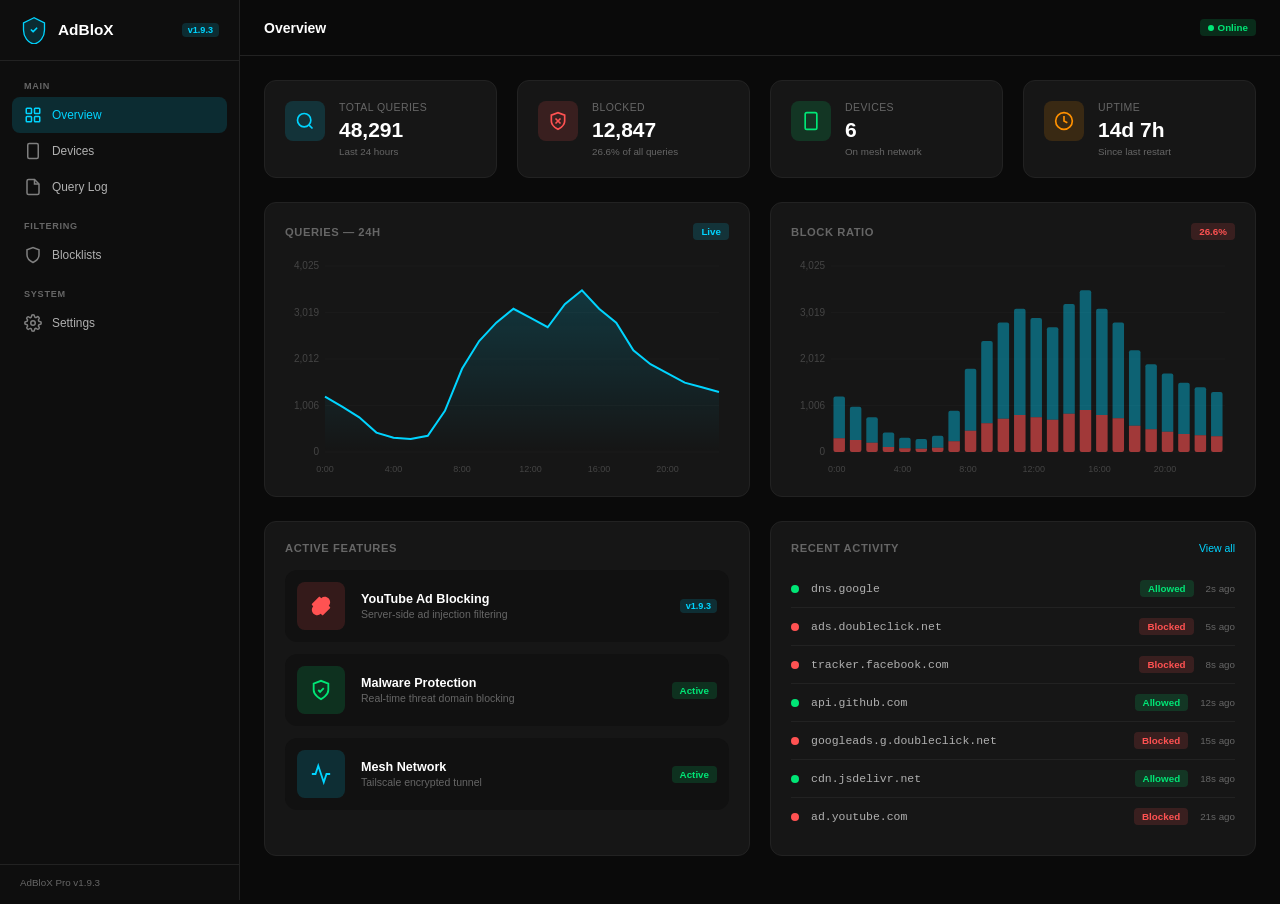
<file: dashboard/index.html>
<!DOCTYPE html>
<html lang="en">
<head>
    <meta charset="UTF-8">
    <meta name="viewport" content="width=device-width, initial-scale=1.0">
    <title>AdBloX — Dashboard</title>
    <link rel="stylesheet" href="css/variables.css">
    <link rel="stylesheet" href="css/base.css">
    <link rel="stylesheet" href="css/layout.css">
    <link rel="stylesheet" href="css/components.css">
    <style>
        .chart-container {
            position: relative;
            height: 220px;
            margin-top: 8px;
        }
        .chart-container canvas {
            width: 100% !important;
            height: 100% !important;
        }
    </style>
</head>
<body>
    <div class="app">
        <!-- Sidebar -->
        <aside class="sidebar" id="sidebar">
            <div class="sidebar-brand">
                <svg viewBox="0 0 32 32" fill="none">
                    <path d="M16 2L4 8v8c0 7.7 5.1 14.9 12 16 6.9-1.1 12-8.3 12-16V8L16 2z" fill="rgba(0,212,255,0.15)" stroke="#00d4ff" stroke-width="1.5"/>
                    <path d="M13 16l2 2 4-4" stroke="#00d4ff" stroke-width="2" stroke-linecap="round" stroke-linejoin="round"/>
                </svg>
                <span class="sidebar-brand-text">AdBloX</span>
                <span class="sidebar-version" id="sidebar-version"></span>
            </div>
            <nav class="sidebar-nav">
                <div class="sidebar-section">
                    <div class="sidebar-section-label">Main</div>
                    <a href="index.html" class="sidebar-link active">
                        <svg viewBox="0 0 24 24" fill="none" stroke="currentColor" stroke-width="2"><rect x="3" y="3" width="7" height="7" rx="1"/><rect x="14" y="3" width="7" height="7" rx="1"/><rect x="3" y="14" width="7" height="7" rx="1"/><rect x="14" y="14" width="7" height="7" rx="1"/></svg>
                        Overview
                    </a>
                    <a href="devices.html" class="sidebar-link">
                        <svg viewBox="0 0 24 24" fill="none" stroke="currentColor" stroke-width="2"><rect x="5" y="2" width="14" height="20" rx="2"/><line x1="12" y1="18" x2="12" y2="18"/></svg>
                        Devices
                    </a>
                    <a href="querylog.html" class="sidebar-link">
                        <svg viewBox="0 0 24 24" fill="none" stroke="currentColor" stroke-width="2"><path d="M14 2H6a2 2 0 00-2 2v16a2 2 0 002 2h12a2 2 0 002-2V8z"/><polyline points="14,2 14,8 20,8"/></svg>
                        Query Log
                    </a>
                </div>
                <div class="sidebar-section">
                    <div class="sidebar-section-label">Filtering</div>
                    <a href="blocklists.html" class="sidebar-link">
                        <svg viewBox="0 0 24 24" fill="none" stroke="currentColor" stroke-width="2"><path d="M12 22s8-4 8-10V5l-8-3-8 3v7c0 6 8 10 8 10z"/></svg>
                        Blocklists
                    </a>
                </div>
                <div class="sidebar-section">
                    <div class="sidebar-section-label">System</div>
                    <a href="settings.html" class="sidebar-link">
                        <svg viewBox="0 0 24 24" fill="none" stroke="currentColor" stroke-width="2"><circle cx="12" cy="12" r="3"/><path d="M19.4 15a1.65 1.65 0 00.33 1.82l.06.06a2 2 0 010 2.83 2 2 0 01-2.83 0l-.06-.06a1.65 1.65 0 00-1.82-.33 1.65 1.65 0 00-1 1.51V21a2 2 0 01-4 0v-.09A1.65 1.65 0 009 19.4a1.65 1.65 0 00-1.82.33l-.06.06a2 2 0 01-2.83-2.83l.06-.06A1.65 1.65 0 004.68 15a1.65 1.65 0 00-1.51-1H3a2 2 0 010-4h.09A1.65 1.65 0 004.6 9a1.65 1.65 0 00-.33-1.82l-.06-.06a2 2 0 012.83-2.83l.06.06A1.65 1.65 0 009 4.68a1.65 1.65 0 001-1.51V3a2 2 0 014 0v.09a1.65 1.65 0 001 1.51 1.65 1.65 0 001.82-.33l.06-.06a2 2 0 012.83 2.83l-.06.06A1.65 1.65 0 0019.4 9a1.65 1.65 0 001.51 1H21a2 2 0 010 4h-.09a1.65 1.65 0 00-1.51 1z"/></svg>
                        Settings
                    </a>
                </div>
            </nav>
            <div class="sidebar-footer">
                <span id="sidebar-footer-version"></span>
            </div>
        </aside>

        <div class="sidebar-overlay" id="sidebar-overlay"></div>

        <!-- Main Content -->
        <main class="main">
            <header class="topbar">
                <div style="display:flex;align-items:center;gap:12px">
                    <button class="mobile-menu-btn" id="mobile-menu-btn">
                        <svg width="20" height="20" viewBox="0 0 24 24" fill="none" stroke="currentColor" stroke-width="2"><line x1="3" y1="12" x2="21" y2="12"/><line x1="3" y1="6" x2="21" y2="6"/><line x1="3" y1="18" x2="21" y2="18"/></svg>
                    </button>
                    <h1 class="topbar-title">Overview</h1>
                </div>
                <div class="topbar-actions">
                    <span class="badge badge-green"><span class="badge-dot"></span> Online</span>
                </div>
            </header>

            <div class="page-content">
                <!-- Stats Grid -->
                <div class="grid grid-4 section">
                    <div class="stat-card">
                        <div class="stat-icon cyan">
                            <svg viewBox="0 0 24 24" fill="none" stroke="currentColor" stroke-width="2"><circle cx="11" cy="11" r="8"/><line x1="21" y1="21" x2="16.65" y2="16.65"/></svg>
                        </div>
                        <div class="stat-info">
                            <div class="stat-label">Total Queries</div>
                            <div class="stat-value" id="stat-queries">48,291</div>
                            <div class="stat-sub">Last 24 hours</div>
                        </div>
                    </div>
                    <div class="stat-card">
                        <div class="stat-icon red">
                            <svg viewBox="0 0 24 24" fill="none" stroke="currentColor" stroke-width="2"><path d="M12 22s8-4 8-10V5l-8-3-8 3v7c0 6 8 10 8 10z"/><line x1="9" y1="9" x2="15" y2="15"/><line x1="15" y1="9" x2="9" y2="15"/></svg>
                        </div>
                        <div class="stat-info">
                            <div class="stat-label">Blocked</div>
                            <div class="stat-value" id="stat-blocked">12,847</div>
                            <div class="stat-sub" id="stat-percent">26.6% of all queries</div>
                        </div>
                    </div>
                    <div class="stat-card">
                        <div class="stat-icon green">
                            <svg viewBox="0 0 24 24" fill="none" stroke="currentColor" stroke-width="2"><rect x="5" y="2" width="14" height="20" rx="2"/><line x1="12" y1="18" x2="12" y2="18"/></svg>
                        </div>
                        <div class="stat-info">
                            <div class="stat-label">Devices</div>
                            <div class="stat-value" id="stat-devices">6</div>
                            <div class="stat-sub">On mesh network</div>
                        </div>
                    </div>
                    <div class="stat-card">
                        <div class="stat-icon orange">
                            <svg viewBox="0 0 24 24" fill="none" stroke="currentColor" stroke-width="2"><circle cx="12" cy="12" r="10"/><polyline points="12,6 12,12 16,14"/></svg>
                        </div>
                        <div class="stat-info">
                            <div class="stat-label">Uptime</div>
                            <div class="stat-value" id="stat-uptime">14d 7h</div>
                            <div class="stat-sub">Since last restart</div>
                        </div>
                    </div>
                </div>

                <!-- Charts Row -->
                <div class="grid grid-2 section">
                    <div class="card">
                        <div class="card-header">
                            <span class="card-title">Queries — 24h</span>
                            <span class="badge badge-cyan">Live</span>
                        </div>
                        <div class="chart-container">
                            <canvas id="chart-queries"></canvas>
                        </div>
                    </div>
                    <div class="card">
                        <div class="card-header">
                            <span class="card-title">Block Ratio</span>
                            <span class="badge badge-red">26.6%</span>
                        </div>
                        <div class="chart-container">
                            <canvas id="chart-blocked"></canvas>
                        </div>
                    </div>
                </div>

                <!-- Features + Activity Row -->
                <div class="grid grid-2 section">
                    <!-- Active Features -->
                    <div class="card">
                        <div class="card-header">
                            <span class="card-title">Active Features</span>
                        </div>
                        <div style="display:flex;flex-direction:column;gap:12px">
                            <div class="feature-card" style="border:none;padding:12px;background:var(--bg-secondary)">
                                <div class="feature-icon" style="background:var(--red-dim);color:var(--red)">
                                    <svg width="22" height="22" viewBox="0 0 24 24" fill="currentColor"><path d="M21.8 13.1l-1.3-1.3C21.5 10.6 22 9.3 22 8c0-3.3-2.7-6-6-6-1.3 0-2.6.5-3.8 1.5L11 2.2c-.4-.4-1-.4-1.4 0L2.2 9.6c-.4.4-.4 1 0 1.4l1.3 1.3C2.5 13.4 2 14.7 2 16c0 3.3 2.7 6 6 6 1.3 0 2.6-.5 3.8-1.5l1.2 1.3c.4.4 1 .4 1.4 0l7.4-7.4c.4-.4.4-1 0-1.3z"/></svg>
                                </div>
                                <div class="feature-info">
                                    <div class="feature-name">YouTube Ad Blocking</div>
                                    <div class="feature-desc">Server-side ad injection filtering</div>
                                </div>
                                <span class="feature-version" id="feature-yt-version"></span>
                            </div>
                            <div class="feature-card" style="border:none;padding:12px;background:var(--bg-secondary)">
                                <div class="feature-icon" style="background:var(--green-dim);color:var(--green)">
                                    <svg width="22" height="22" viewBox="0 0 24 24" fill="none" stroke="currentColor" stroke-width="2"><path d="M12 22s8-4 8-10V5l-8-3-8 3v7c0 6 8 10 8 10z"/><path d="M9 12l2 2 4-4"/></svg>
                                </div>
                                <div class="feature-info">
                                    <div class="feature-name">Malware Protection</div>
                                    <div class="feature-desc">Real-time threat domain blocking</div>
                                </div>
                                <span class="badge badge-green">Active</span>
                            </div>
                            <div class="feature-card" style="border:none;padding:12px;background:var(--bg-secondary)">
                                <div class="feature-icon" style="background:var(--cyan-dim);color:var(--cyan)">
                                    <svg width="22" height="22" viewBox="0 0 24 24" fill="none" stroke="currentColor" stroke-width="2"><polyline points="22,12 18,12 15,21 9,3 6,12 2,12"/></svg>
                                </div>
                                <div class="feature-info">
                                    <div class="feature-name">Mesh Network</div>
                                    <div class="feature-desc">Tailscale encrypted tunnel</div>
                                </div>
                                <span class="badge badge-green">Active</span>
                            </div>
                        </div>
                    </div>

                    <!-- Recent Activity -->
                    <div class="card">
                        <div class="card-header">
                            <span class="card-title">Recent Activity</span>
                            <a href="querylog.html" style="font-size:0.75rem">View all</a>
                        </div>
                        <div id="activity-list">
                            <div class="activity-item">
                                <span class="activity-dot" style="background:var(--green)"></span>
                                <span class="activity-domain">dns.google</span>
                                <span class="badge badge-green badge-sm">Allowed</span>
                                <span class="activity-time">2s ago</span>
                            </div>
                            <div class="activity-item">
                                <span class="activity-dot" style="background:var(--red)"></span>
                                <span class="activity-domain">ads.doubleclick.net</span>
                                <span class="badge badge-red badge-sm">Blocked</span>
                                <span class="activity-time">5s ago</span>
                            </div>
                            <div class="activity-item">
                                <span class="activity-dot" style="background:var(--red)"></span>
                                <span class="activity-domain">tracker.facebook.com</span>
                                <span class="badge badge-red badge-sm">Blocked</span>
                                <span class="activity-time">8s ago</span>
                            </div>
                            <div class="activity-item">
                                <span class="activity-dot" style="background:var(--green)"></span>
                                <span class="activity-domain">api.github.com</span>
                                <span class="badge badge-green badge-sm">Allowed</span>
                                <span class="activity-time">12s ago</span>
                            </div>
                            <div class="activity-item">
                                <span class="activity-dot" style="background:var(--red)"></span>
                                <span class="activity-domain">googleads.g.doubleclick.net</span>
                                <span class="badge badge-red badge-sm">Blocked</span>
                                <span class="activity-time">15s ago</span>
                            </div>
                            <div class="activity-item">
                                <span class="activity-dot" style="background:var(--green)"></span>
                                <span class="activity-domain">cdn.jsdelivr.net</span>
                                <span class="badge badge-green badge-sm">Allowed</span>
                                <span class="activity-time">18s ago</span>
                            </div>
                            <div class="activity-item">
                                <span class="activity-dot" style="background:var(--red)"></span>
                                <span class="activity-domain">ad.youtube.com</span>
                                <span class="badge badge-red badge-sm">Blocked</span>
                                <span class="activity-time">21s ago</span>
                            </div>
                        </div>
                    </div>
                </div>
            </div>
        </main>
    </div>

    <script src="js/config.js"></script>
    <script src="js/app.js"></script>
    <script src="js/charts.js"></script>
</body>
</html>
</file>
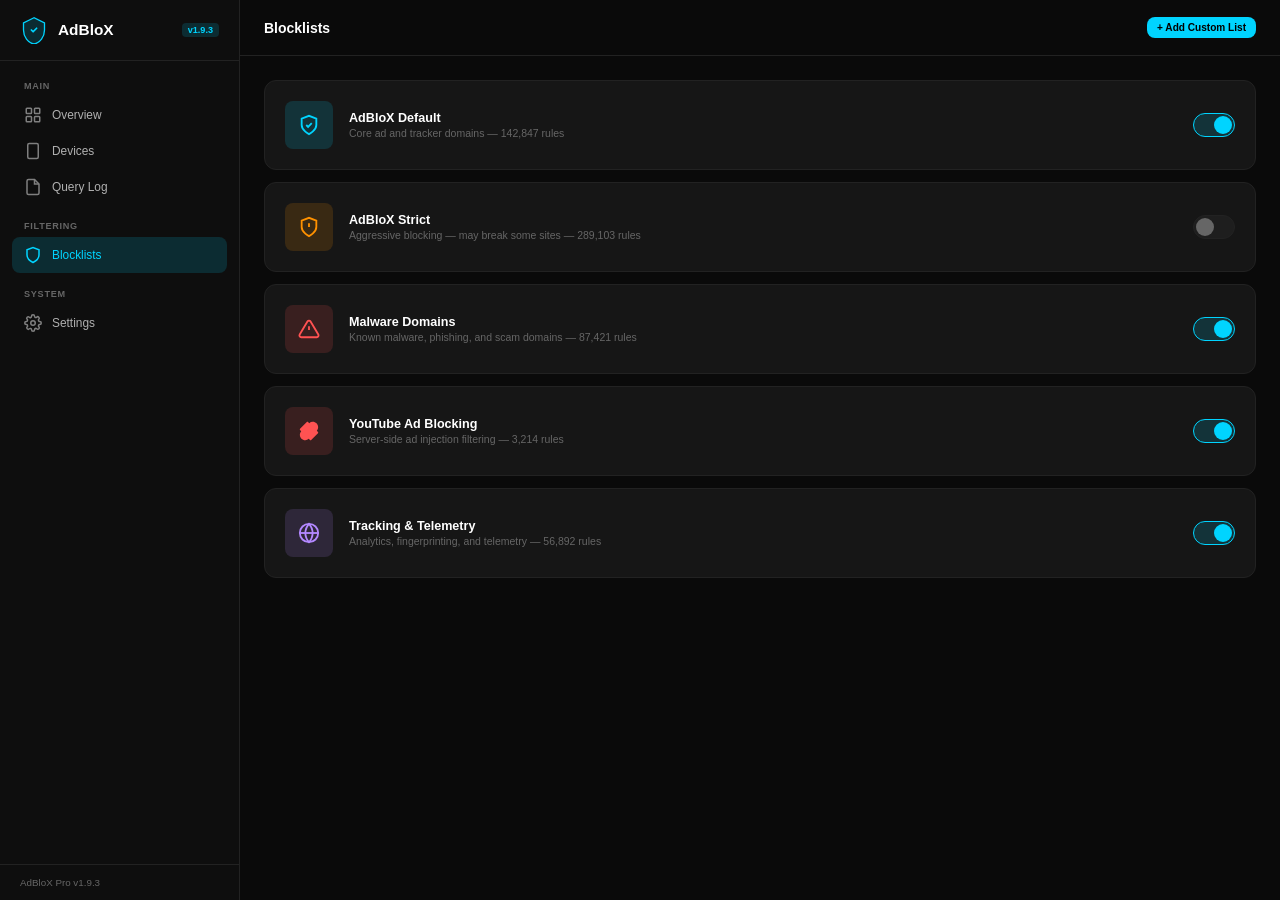
<file: dashboard/blocklists.html>
<!DOCTYPE html>
<html lang="en">
<head>
    <meta charset="UTF-8">
    <meta name="viewport" content="width=device-width, initial-scale=1.0">
    <title>AdBloX — Blocklists</title>
    <link rel="stylesheet" href="css/variables.css">
    <link rel="stylesheet" href="css/base.css">
    <link rel="stylesheet" href="css/layout.css">
    <link rel="stylesheet" href="css/components.css">
</head>
<body>
    <div class="app">
        <aside class="sidebar" id="sidebar">
            <div class="sidebar-brand">
                <svg viewBox="0 0 32 32" fill="none"><path d="M16 2L4 8v8c0 7.7 5.1 14.9 12 16 6.9-1.1 12-8.3 12-16V8L16 2z" fill="rgba(0,212,255,0.15)" stroke="#00d4ff" stroke-width="1.5"/><path d="M13 16l2 2 4-4" stroke="#00d4ff" stroke-width="2" stroke-linecap="round" stroke-linejoin="round"/></svg>
                <span class="sidebar-brand-text">AdBloX</span>
                <span class="sidebar-version" id="sidebar-version"></span>
            </div>
            <nav class="sidebar-nav">
                <div class="sidebar-section">
                    <div class="sidebar-section-label">Main</div>
                    <a href="index.html" class="sidebar-link">
                        <svg viewBox="0 0 24 24" fill="none" stroke="currentColor" stroke-width="2"><rect x="3" y="3" width="7" height="7" rx="1"/><rect x="14" y="3" width="7" height="7" rx="1"/><rect x="3" y="14" width="7" height="7" rx="1"/><rect x="14" y="14" width="7" height="7" rx="1"/></svg>
                        Overview
                    </a>
                    <a href="devices.html" class="sidebar-link">
                        <svg viewBox="0 0 24 24" fill="none" stroke="currentColor" stroke-width="2"><rect x="5" y="2" width="14" height="20" rx="2"/><line x1="12" y1="18" x2="12" y2="18"/></svg>
                        Devices
                    </a>
                    <a href="querylog.html" class="sidebar-link">
                        <svg viewBox="0 0 24 24" fill="none" stroke="currentColor" stroke-width="2"><path d="M14 2H6a2 2 0 00-2 2v16a2 2 0 002 2h12a2 2 0 002-2V8z"/><polyline points="14,2 14,8 20,8"/></svg>
                        Query Log
                    </a>
                </div>
                <div class="sidebar-section">
                    <div class="sidebar-section-label">Filtering</div>
                    <a href="blocklists.html" class="sidebar-link active">
                        <svg viewBox="0 0 24 24" fill="none" stroke="currentColor" stroke-width="2"><path d="M12 22s8-4 8-10V5l-8-3-8 3v7c0 6 8 10 8 10z"/></svg>
                        Blocklists
                    </a>
                </div>
                <div class="sidebar-section">
                    <div class="sidebar-section-label">System</div>
                    <a href="settings.html" class="sidebar-link">
                        <svg viewBox="0 0 24 24" fill="none" stroke="currentColor" stroke-width="2"><circle cx="12" cy="12" r="3"/><path d="M19.4 15a1.65 1.65 0 00.33 1.82l.06.06a2 2 0 010 2.83 2 2 0 01-2.83 0l-.06-.06a1.65 1.65 0 00-1.82-.33 1.65 1.65 0 00-1 1.51V21a2 2 0 01-4 0v-.09A1.65 1.65 0 009 19.4a1.65 1.65 0 00-1.82.33l-.06.06a2 2 0 01-2.83-2.83l.06-.06A1.65 1.65 0 004.68 15a1.65 1.65 0 00-1.51-1H3a2 2 0 010-4h.09A1.65 1.65 0 004.6 9a1.65 1.65 0 00-.33-1.82l-.06-.06a2 2 0 012.83-2.83l.06.06A1.65 1.65 0 009 4.68a1.65 1.65 0 001-1.51V3a2 2 0 014 0v.09a1.65 1.65 0 001 1.51 1.65 1.65 0 001.82-.33l.06-.06a2 2 0 012.83 2.83l-.06.06A1.65 1.65 0 0019.4 9a1.65 1.65 0 001.51 1H21a2 2 0 010 4h-.09a1.65 1.65 0 00-1.51 1z"/></svg>
                        Settings
                    </a>
                </div>
            </nav>
            <div class="sidebar-footer"><span id="sidebar-footer-version"></span></div>
        </aside>

        <div class="sidebar-overlay" id="sidebar-overlay"></div>

        <main class="main">
            <header class="topbar">
                <div style="display:flex;align-items:center;gap:12px">
                    <button class="mobile-menu-btn" id="mobile-menu-btn">
                        <svg width="20" height="20" viewBox="0 0 24 24" fill="none" stroke="currentColor" stroke-width="2"><line x1="3" y1="12" x2="21" y2="12"/><line x1="3" y1="6" x2="21" y2="6"/><line x1="3" y1="18" x2="21" y2="18"/></svg>
                    </button>
                    <h1 class="topbar-title">Blocklists</h1>
                </div>
                <div class="topbar-actions">
                    <button class="btn btn-primary btn-sm">+ Add Custom List</button>
                </div>
            </header>

            <div class="page-content">
                <div style="display:flex;flex-direction:column;gap:12px">
                    <!-- AdBloX Default -->
                    <div class="feature-card">
                        <div class="feature-icon" style="background:var(--cyan-dim);color:var(--cyan)">
                            <svg width="22" height="22" viewBox="0 0 24 24" fill="none" stroke="currentColor" stroke-width="2"><path d="M12 22s8-4 8-10V5l-8-3-8 3v7c0 6 8 10 8 10z"/><path d="M9 12l2 2 4-4"/></svg>
                        </div>
                        <div class="feature-info">
                            <div class="feature-name">AdBloX Default</div>
                            <div class="feature-desc">Core ad and tracker domains — 142,847 rules</div>
                        </div>
                        <label class="toggle"><input type="checkbox" checked><span class="toggle-slider"></span></label>
                    </div>

                    <!-- Strict -->
                    <div class="feature-card">
                        <div class="feature-icon" style="background:var(--orange-dim);color:var(--orange)">
                            <svg width="22" height="22" viewBox="0 0 24 24" fill="none" stroke="currentColor" stroke-width="2"><path d="M12 22s8-4 8-10V5l-8-3-8 3v7c0 6 8 10 8 10z"/><line x1="12" y1="8" x2="12" y2="12"/><line x1="12" y1="16" x2="12" y2="16"/></svg>
                        </div>
                        <div class="feature-info">
                            <div class="feature-name">AdBloX Strict</div>
                            <div class="feature-desc">Aggressive blocking — may break some sites — 289,103 rules</div>
                        </div>
                        <label class="toggle"><input type="checkbox"><span class="toggle-slider"></span></label>
                    </div>

                    <!-- Malware -->
                    <div class="feature-card">
                        <div class="feature-icon" style="background:var(--red-dim);color:var(--red)">
                            <svg width="22" height="22" viewBox="0 0 24 24" fill="none" stroke="currentColor" stroke-width="2"><path d="M10.29 3.86L1.82 18a2 2 0 001.71 3h16.94a2 2 0 001.71-3L13.71 3.86a2 2 0 00-3.42 0z"/><line x1="12" y1="9" x2="12" y2="13"/><line x1="12" y1="17" x2="12" y2="17"/></svg>
                        </div>
                        <div class="feature-info">
                            <div class="feature-name">Malware Domains</div>
                            <div class="feature-desc">Known malware, phishing, and scam domains — 87,421 rules</div>
                        </div>
                        <label class="toggle"><input type="checkbox" checked><span class="toggle-slider"></span></label>
                    </div>

                    <!-- YouTube -->
                    <div class="feature-card">
                        <div class="feature-icon" style="background:var(--red-dim);color:var(--red)">
                            <svg width="22" height="22" viewBox="0 0 24 24" fill="currentColor"><path d="M21.8 13.1l-1.3-1.3C21.5 10.6 22 9.3 22 8c0-3.3-2.7-6-6-6-1.3 0-2.6.5-3.8 1.5L11 2.2c-.4-.4-1-.4-1.4 0L2.2 9.6c-.4.4-.4 1 0 1.4l1.3 1.3C2.5 13.4 2 14.7 2 16c0 3.3 2.7 6 6 6 1.3 0 2.6-.5 3.8-1.5l1.2 1.3c.4.4 1 .4 1.4 0l7.4-7.4c.4-.4.4-1 0-1.3z"/></svg>
                        </div>
                        <div class="feature-info">
                            <div class="feature-name">YouTube Ad Blocking</div>
                            <div class="feature-desc">Server-side ad injection filtering — 3,214 rules</div>
                        </div>
                        <label class="toggle"><input type="checkbox" checked><span class="toggle-slider"></span></label>
                    </div>

                    <!-- Tracking -->
                    <div class="feature-card">
                        <div class="feature-icon" style="background:var(--purple-dim);color:var(--purple)">
                            <svg width="22" height="22" viewBox="0 0 24 24" fill="none" stroke="currentColor" stroke-width="2"><circle cx="12" cy="12" r="10"/><line x1="2" y1="12" x2="22" y2="12"/><path d="M12 2a15.3 15.3 0 014 10 15.3 15.3 0 01-4 10 15.3 15.3 0 01-4-10 15.3 15.3 0 014-10z"/></svg>
                        </div>
                        <div class="feature-info">
                            <div class="feature-name">Tracking & Telemetry</div>
                            <div class="feature-desc">Analytics, fingerprinting, and telemetry — 56,892 rules</div>
                        </div>
                        <label class="toggle"><input type="checkbox" checked><span class="toggle-slider"></span></label>
                    </div>
                </div>
            </div>
        </main>
    </div>

    <script src="js/config.js"></script>
    <script src="js/app.js"></script>
</body>
</html>
</file>
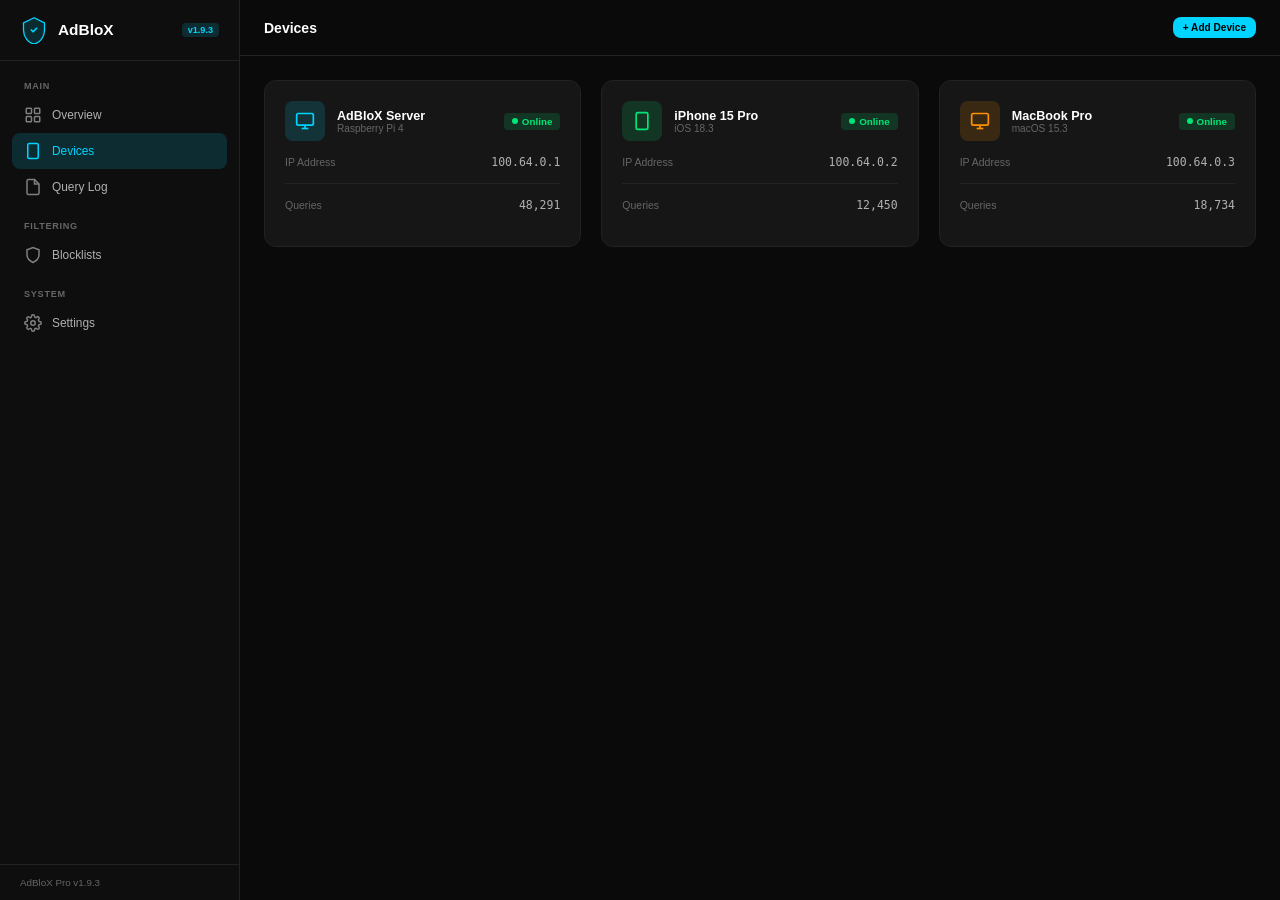
<file: dashboard/devices.html>
<!DOCTYPE html>
<html lang="en">
<head>
    <meta charset="UTF-8">
    <meta name="viewport" content="width=device-width, initial-scale=1.0">
    <title>AdBloX — Devices</title>
    <link rel="stylesheet" href="css/variables.css">
    <link rel="stylesheet" href="css/base.css">
    <link rel="stylesheet" href="css/layout.css">
    <link rel="stylesheet" href="css/components.css">
</head>
<body>
    <div class="app">
        <!-- Sidebar -->
        <aside class="sidebar" id="sidebar">
            <div class="sidebar-brand">
                <svg viewBox="0 0 32 32" fill="none"><path d="M16 2L4 8v8c0 7.7 5.1 14.9 12 16 6.9-1.1 12-8.3 12-16V8L16 2z" fill="rgba(0,212,255,0.15)" stroke="#00d4ff" stroke-width="1.5"/><path d="M13 16l2 2 4-4" stroke="#00d4ff" stroke-width="2" stroke-linecap="round" stroke-linejoin="round"/></svg>
                <span class="sidebar-brand-text">AdBloX</span>
                <span class="sidebar-version" id="sidebar-version"></span>
            </div>
            <nav class="sidebar-nav">
                <div class="sidebar-section">
                    <div class="sidebar-section-label">Main</div>
                    <a href="index.html" class="sidebar-link">
                        <svg viewBox="0 0 24 24" fill="none" stroke="currentColor" stroke-width="2"><rect x="3" y="3" width="7" height="7" rx="1"/><rect x="14" y="3" width="7" height="7" rx="1"/><rect x="3" y="14" width="7" height="7" rx="1"/><rect x="14" y="14" width="7" height="7" rx="1"/></svg>
                        Overview
                    </a>
                    <a href="devices.html" class="sidebar-link active">
                        <svg viewBox="0 0 24 24" fill="none" stroke="currentColor" stroke-width="2"><rect x="5" y="2" width="14" height="20" rx="2"/><line x1="12" y1="18" x2="12" y2="18"/></svg>
                        Devices
                    </a>
                    <a href="querylog.html" class="sidebar-link">
                        <svg viewBox="0 0 24 24" fill="none" stroke="currentColor" stroke-width="2"><path d="M14 2H6a2 2 0 00-2 2v16a2 2 0 002 2h12a2 2 0 002-2V8z"/><polyline points="14,2 14,8 20,8"/></svg>
                        Query Log
                    </a>
                </div>
                <div class="sidebar-section">
                    <div class="sidebar-section-label">Filtering</div>
                    <a href="blocklists.html" class="sidebar-link">
                        <svg viewBox="0 0 24 24" fill="none" stroke="currentColor" stroke-width="2"><path d="M12 22s8-4 8-10V5l-8-3-8 3v7c0 6 8 10 8 10z"/></svg>
                        Blocklists
                    </a>
                </div>
                <div class="sidebar-section">
                    <div class="sidebar-section-label">System</div>
                    <a href="settings.html" class="sidebar-link">
                        <svg viewBox="0 0 24 24" fill="none" stroke="currentColor" stroke-width="2"><circle cx="12" cy="12" r="3"/><path d="M19.4 15a1.65 1.65 0 00.33 1.82l.06.06a2 2 0 010 2.83 2 2 0 01-2.83 0l-.06-.06a1.65 1.65 0 00-1.82-.33 1.65 1.65 0 00-1 1.51V21a2 2 0 01-4 0v-.09A1.65 1.65 0 009 19.4a1.65 1.65 0 00-1.82.33l-.06.06a2 2 0 01-2.83-2.83l.06-.06A1.65 1.65 0 004.68 15a1.65 1.65 0 00-1.51-1H3a2 2 0 010-4h.09A1.65 1.65 0 004.6 9a1.65 1.65 0 00-.33-1.82l-.06-.06a2 2 0 012.83-2.83l.06.06A1.65 1.65 0 009 4.68a1.65 1.65 0 001-1.51V3a2 2 0 014 0v.09a1.65 1.65 0 001 1.51 1.65 1.65 0 001.82-.33l.06-.06a2 2 0 012.83 2.83l-.06.06A1.65 1.65 0 0019.4 9a1.65 1.65 0 001.51 1H21a2 2 0 010 4h-.09a1.65 1.65 0 00-1.51 1z"/></svg>
                        Settings
                    </a>
                </div>
            </nav>
            <div class="sidebar-footer">
                <span id="sidebar-footer-version"></span>
            </div>
        </aside>

        <div class="sidebar-overlay" id="sidebar-overlay"></div>

        <main class="main">
            <header class="topbar">
                <div style="display:flex;align-items:center;gap:12px">
                    <button class="mobile-menu-btn" id="mobile-menu-btn">
                        <svg width="20" height="20" viewBox="0 0 24 24" fill="none" stroke="currentColor" stroke-width="2"><line x1="3" y1="12" x2="21" y2="12"/><line x1="3" y1="6" x2="21" y2="6"/><line x1="3" y1="18" x2="21" y2="18"/></svg>
                    </button>
                    <h1 class="topbar-title">Devices</h1>
                </div>
                <div class="topbar-actions">
                    <button class="btn btn-primary btn-sm">+ Add Device</button>
                </div>
            </header>

            <div class="page-content">
                <div class="grid grid-3 section">
                    <div class="card">
                        <div style="display:flex;align-items:center;gap:12px;margin-bottom:14px">
                            <div class="stat-icon cyan">
                                <svg width="20" height="20" viewBox="0 0 24 24" fill="none" stroke="currentColor" stroke-width="2"><rect x="2" y="3" width="20" height="14" rx="2"/><line x1="8" y1="21" x2="16" y2="21"/><line x1="12" y1="17" x2="12" y2="21"/></svg>
                            </div>
                            <div>
                                <div style="font-weight:600;font-size:0.9rem">AdBloX Server</div>
                                <div style="font-size:0.72rem;color:var(--text-muted)">Raspberry Pi 4</div>
                            </div>
                            <span class="badge badge-green" style="margin-left:auto"><span class="badge-dot"></span> Online</span>
                        </div>
                        <div class="settings-row" style="padding-top:0">
                            <span class="settings-label" style="font-size:0.75rem;color:var(--text-muted)">IP Address</span>
                            <span class="settings-value">100.64.0.1</span>
                        </div>
                        <div class="settings-row">
                            <span class="settings-label" style="font-size:0.75rem;color:var(--text-muted)">Queries</span>
                            <span class="settings-value">48,291</span>
                        </div>
                    </div>

                    <div class="card">
                        <div style="display:flex;align-items:center;gap:12px;margin-bottom:14px">
                            <div class="stat-icon green">
                                <svg width="20" height="20" viewBox="0 0 24 24" fill="none" stroke="currentColor" stroke-width="2"><rect x="5" y="2" width="14" height="20" rx="2"/><line x1="12" y1="18" x2="12" y2="18"/></svg>
                            </div>
                            <div>
                                <div style="font-weight:600;font-size:0.9rem">iPhone 15 Pro</div>
                                <div style="font-size:0.72rem;color:var(--text-muted)">iOS 18.3</div>
                            </div>
                            <span class="badge badge-green" style="margin-left:auto"><span class="badge-dot"></span> Online</span>
                        </div>
                        <div class="settings-row" style="padding-top:0">
                            <span class="settings-label" style="font-size:0.75rem;color:var(--text-muted)">IP Address</span>
                            <span class="settings-value">100.64.0.2</span>
                        </div>
                        <div class="settings-row">
                            <span class="settings-label" style="font-size:0.75rem;color:var(--text-muted)">Queries</span>
                            <span class="settings-value">12,450</span>
                        </div>
                    </div>

                    <div class="card">
                        <div style="display:flex;align-items:center;gap:12px;margin-bottom:14px">
                            <div class="stat-icon orange">
                                <svg width="20" height="20" viewBox="0 0 24 24" fill="none" stroke="currentColor" stroke-width="2"><rect x="2" y="3" width="20" height="14" rx="2"/><line x1="8" y1="21" x2="16" y2="21"/><line x1="12" y1="17" x2="12" y2="21"/></svg>
                            </div>
                            <div>
                                <div style="font-weight:600;font-size:0.9rem">MacBook Pro</div>
                                <div style="font-size:0.72rem;color:var(--text-muted)">macOS 15.3</div>
                            </div>
                            <span class="badge badge-green" style="margin-left:auto"><span class="badge-dot"></span> Online</span>
                        </div>
                        <div class="settings-row" style="padding-top:0">
                            <span class="settings-label" style="font-size:0.75rem;color:var(--text-muted)">IP Address</span>
                            <span class="settings-value">100.64.0.3</span>
                        </div>
                        <div class="settings-row">
                            <span class="settings-label" style="font-size:0.75rem;color:var(--text-muted)">Queries</span>
                            <span class="settings-value">18,734</span>
                        </div>
                    </div>
                </div>
            </div>
        </main>
    </div>

    <script src="js/config.js"></script>
    <script src="js/app.js"></script>
</body>
</html>
</file>
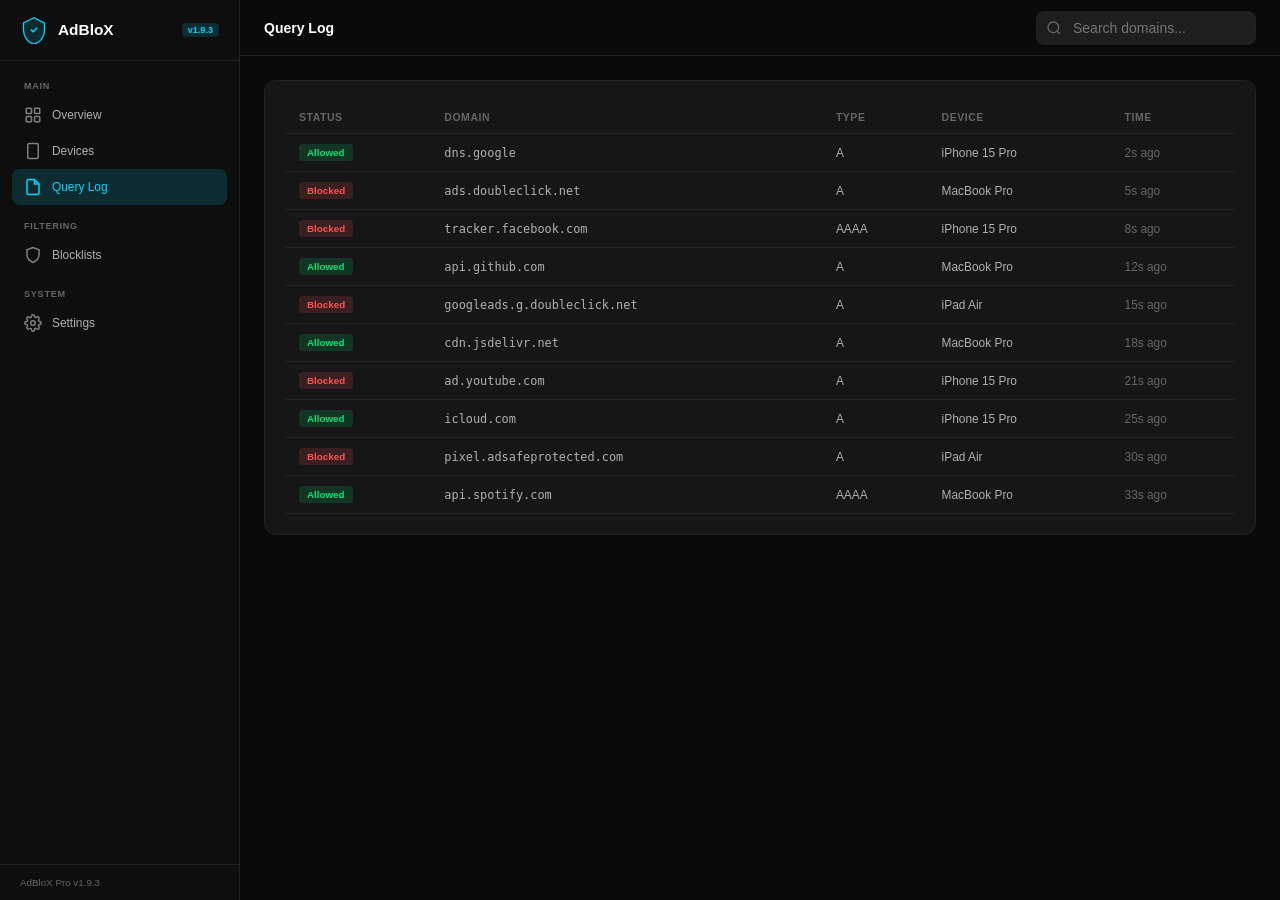
<file: dashboard/querylog.html>
<!DOCTYPE html>
<html lang="en">
<head>
    <meta charset="UTF-8">
    <meta name="viewport" content="width=device-width, initial-scale=1.0">
    <title>AdBloX — Query Log</title>
    <link rel="stylesheet" href="css/variables.css">
    <link rel="stylesheet" href="css/base.css">
    <link rel="stylesheet" href="css/layout.css">
    <link rel="stylesheet" href="css/components.css">
</head>
<body>
    <div class="app">
        <aside class="sidebar" id="sidebar">
            <div class="sidebar-brand">
                <svg viewBox="0 0 32 32" fill="none"><path d="M16 2L4 8v8c0 7.7 5.1 14.9 12 16 6.9-1.1 12-8.3 12-16V8L16 2z" fill="rgba(0,212,255,0.15)" stroke="#00d4ff" stroke-width="1.5"/><path d="M13 16l2 2 4-4" stroke="#00d4ff" stroke-width="2" stroke-linecap="round" stroke-linejoin="round"/></svg>
                <span class="sidebar-brand-text">AdBloX</span>
                <span class="sidebar-version" id="sidebar-version"></span>
            </div>
            <nav class="sidebar-nav">
                <div class="sidebar-section">
                    <div class="sidebar-section-label">Main</div>
                    <a href="index.html" class="sidebar-link">
                        <svg viewBox="0 0 24 24" fill="none" stroke="currentColor" stroke-width="2"><rect x="3" y="3" width="7" height="7" rx="1"/><rect x="14" y="3" width="7" height="7" rx="1"/><rect x="3" y="14" width="7" height="7" rx="1"/><rect x="14" y="14" width="7" height="7" rx="1"/></svg>
                        Overview
                    </a>
                    <a href="devices.html" class="sidebar-link">
                        <svg viewBox="0 0 24 24" fill="none" stroke="currentColor" stroke-width="2"><rect x="5" y="2" width="14" height="20" rx="2"/><line x1="12" y1="18" x2="12" y2="18"/></svg>
                        Devices
                    </a>
                    <a href="querylog.html" class="sidebar-link active">
                        <svg viewBox="0 0 24 24" fill="none" stroke="currentColor" stroke-width="2"><path d="M14 2H6a2 2 0 00-2 2v16a2 2 0 002 2h12a2 2 0 002-2V8z"/><polyline points="14,2 14,8 20,8"/></svg>
                        Query Log
                    </a>
                </div>
                <div class="sidebar-section">
                    <div class="sidebar-section-label">Filtering</div>
                    <a href="blocklists.html" class="sidebar-link">
                        <svg viewBox="0 0 24 24" fill="none" stroke="currentColor" stroke-width="2"><path d="M12 22s8-4 8-10V5l-8-3-8 3v7c0 6 8 10 8 10z"/></svg>
                        Blocklists
                    </a>
                </div>
                <div class="sidebar-section">
                    <div class="sidebar-section-label">System</div>
                    <a href="settings.html" class="sidebar-link">
                        <svg viewBox="0 0 24 24" fill="none" stroke="currentColor" stroke-width="2"><circle cx="12" cy="12" r="3"/><path d="M19.4 15a1.65 1.65 0 00.33 1.82l.06.06a2 2 0 010 2.83 2 2 0 01-2.83 0l-.06-.06a1.65 1.65 0 00-1.82-.33 1.65 1.65 0 00-1 1.51V21a2 2 0 01-4 0v-.09A1.65 1.65 0 009 19.4a1.65 1.65 0 00-1.82.33l-.06.06a2 2 0 01-2.83-2.83l.06-.06A1.65 1.65 0 004.68 15a1.65 1.65 0 00-1.51-1H3a2 2 0 010-4h.09A1.65 1.65 0 004.6 9a1.65 1.65 0 00-.33-1.82l-.06-.06a2 2 0 012.83-2.83l.06.06A1.65 1.65 0 009 4.68a1.65 1.65 0 001-1.51V3a2 2 0 014 0v.09a1.65 1.65 0 001 1.51 1.65 1.65 0 001.82-.33l.06-.06a2 2 0 012.83 2.83l-.06.06A1.65 1.65 0 0019.4 9a1.65 1.65 0 001.51 1H21a2 2 0 010 4h-.09a1.65 1.65 0 00-1.51 1z"/></svg>
                        Settings
                    </a>
                </div>
            </nav>
            <div class="sidebar-footer"><span id="sidebar-footer-version"></span></div>
        </aside>

        <div class="sidebar-overlay" id="sidebar-overlay"></div>

        <main class="main">
            <header class="topbar">
                <div style="display:flex;align-items:center;gap:12px">
                    <button class="mobile-menu-btn" id="mobile-menu-btn">
                        <svg width="20" height="20" viewBox="0 0 24 24" fill="none" stroke="currentColor" stroke-width="2"><line x1="3" y1="12" x2="21" y2="12"/><line x1="3" y1="6" x2="21" y2="6"/><line x1="3" y1="18" x2="21" y2="18"/></svg>
                    </button>
                    <h1 class="topbar-title">Query Log</h1>
                </div>
                <div class="topbar-actions">
                    <div class="search-box">
                        <svg viewBox="0 0 24 24" fill="none" stroke="currentColor" stroke-width="2"><circle cx="11" cy="11" r="8"/><line x1="21" y1="21" x2="16.65" y2="16.65"/></svg>
                        <input type="text" placeholder="Search domains..." style="width:220px">
                    </div>
                </div>
            </header>

            <div class="page-content">
                <div class="card">
                    <table>
                        <thead>
                            <tr>
                                <th>Status</th>
                                <th>Domain</th>
                                <th>Type</th>
                                <th>Device</th>
                                <th>Time</th>
                            </tr>
                        </thead>
                        <tbody>
                            <tr><td><span class="badge badge-green">Allowed</span></td><td style="font-family:monospace">dns.google</td><td>A</td><td>iPhone 15 Pro</td><td style="color:var(--text-muted)">2s ago</td></tr>
                            <tr><td><span class="badge badge-red">Blocked</span></td><td style="font-family:monospace">ads.doubleclick.net</td><td>A</td><td>MacBook Pro</td><td style="color:var(--text-muted)">5s ago</td></tr>
                            <tr><td><span class="badge badge-red">Blocked</span></td><td style="font-family:monospace">tracker.facebook.com</td><td>AAAA</td><td>iPhone 15 Pro</td><td style="color:var(--text-muted)">8s ago</td></tr>
                            <tr><td><span class="badge badge-green">Allowed</span></td><td style="font-family:monospace">api.github.com</td><td>A</td><td>MacBook Pro</td><td style="color:var(--text-muted)">12s ago</td></tr>
                            <tr><td><span class="badge badge-red">Blocked</span></td><td style="font-family:monospace">googleads.g.doubleclick.net</td><td>A</td><td>iPad Air</td><td style="color:var(--text-muted)">15s ago</td></tr>
                            <tr><td><span class="badge badge-green">Allowed</span></td><td style="font-family:monospace">cdn.jsdelivr.net</td><td>A</td><td>MacBook Pro</td><td style="color:var(--text-muted)">18s ago</td></tr>
                            <tr><td><span class="badge badge-red">Blocked</span></td><td style="font-family:monospace">ad.youtube.com</td><td>A</td><td>iPhone 15 Pro</td><td style="color:var(--text-muted)">21s ago</td></tr>
                            <tr><td><span class="badge badge-green">Allowed</span></td><td style="font-family:monospace">icloud.com</td><td>A</td><td>iPhone 15 Pro</td><td style="color:var(--text-muted)">25s ago</td></tr>
                            <tr><td><span class="badge badge-red">Blocked</span></td><td style="font-family:monospace">pixel.adsafeprotected.com</td><td>A</td><td>iPad Air</td><td style="color:var(--text-muted)">30s ago</td></tr>
                            <tr><td><span class="badge badge-green">Allowed</span></td><td style="font-family:monospace">api.spotify.com</td><td>AAAA</td><td>MacBook Pro</td><td style="color:var(--text-muted)">33s ago</td></tr>
                        </tbody>
                    </table>
                </div>
            </div>
        </main>
    </div>

    <script src="js/config.js"></script>
    <script src="js/app.js"></script>
</body>
</html>
</file>
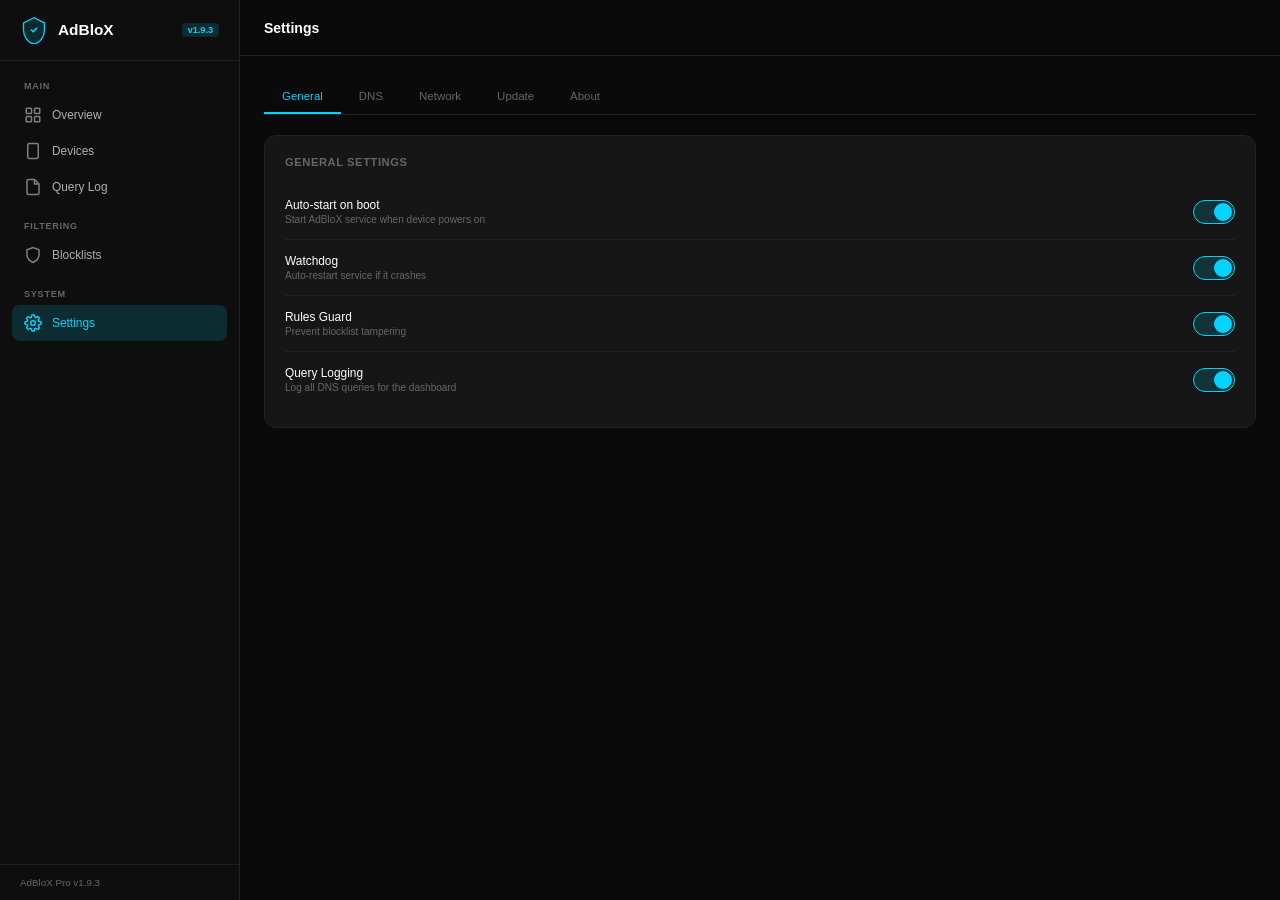
<file: dashboard/settings.html>
<!DOCTYPE html>
<html lang="en">
<head>
    <meta charset="UTF-8">
    <meta name="viewport" content="width=device-width, initial-scale=1.0">
    <title>AdBloX — Settings</title>
    <link rel="stylesheet" href="css/variables.css">
    <link rel="stylesheet" href="css/base.css">
    <link rel="stylesheet" href="css/layout.css">
    <link rel="stylesheet" href="css/components.css">
    <style>
        .tab-content { display: none; }
        .tab-content.active { display: block; }
        .update-hero {
            text-align: center;
            padding: 40px 20px;
        }
        .update-icon {
            width: 64px;
            height: 64px;
            margin: 0 auto 16px;
            background: var(--green-dim);
            border-radius: 50%;
            display: flex;
            align-items: center;
            justify-content: center;
        }
        .update-icon svg {
            width: 32px;
            height: 32px;
            color: var(--green);
        }
        .update-version-big {
            font-size: 2rem;
            font-weight: 700;
            margin-bottom: 4px;
        }
        .update-label {
            font-size: 0.8rem;
            color: var(--text-muted);
        }
    </style>
</head>
<body>
    <div class="app">
        <aside class="sidebar" id="sidebar">
            <div class="sidebar-brand">
                <svg viewBox="0 0 32 32" fill="none"><path d="M16 2L4 8v8c0 7.7 5.1 14.9 12 16 6.9-1.1 12-8.3 12-16V8L16 2z" fill="rgba(0,212,255,0.15)" stroke="#00d4ff" stroke-width="1.5"/><path d="M13 16l2 2 4-4" stroke="#00d4ff" stroke-width="2" stroke-linecap="round" stroke-linejoin="round"/></svg>
                <span class="sidebar-brand-text">AdBloX</span>
                <span class="sidebar-version" id="sidebar-version"></span>
            </div>
            <nav class="sidebar-nav">
                <div class="sidebar-section">
                    <div class="sidebar-section-label">Main</div>
                    <a href="index.html" class="sidebar-link">
                        <svg viewBox="0 0 24 24" fill="none" stroke="currentColor" stroke-width="2"><rect x="3" y="3" width="7" height="7" rx="1"/><rect x="14" y="3" width="7" height="7" rx="1"/><rect x="3" y="14" width="7" height="7" rx="1"/><rect x="14" y="14" width="7" height="7" rx="1"/></svg>
                        Overview
                    </a>
                    <a href="devices.html" class="sidebar-link">
                        <svg viewBox="0 0 24 24" fill="none" stroke="currentColor" stroke-width="2"><rect x="5" y="2" width="14" height="20" rx="2"/><line x1="12" y1="18" x2="12" y2="18"/></svg>
                        Devices
                    </a>
                    <a href="querylog.html" class="sidebar-link">
                        <svg viewBox="0 0 24 24" fill="none" stroke="currentColor" stroke-width="2"><path d="M14 2H6a2 2 0 00-2 2v16a2 2 0 002 2h12a2 2 0 002-2V8z"/><polyline points="14,2 14,8 20,8"/></svg>
                        Query Log
                    </a>
                </div>
                <div class="sidebar-section">
                    <div class="sidebar-section-label">Filtering</div>
                    <a href="blocklists.html" class="sidebar-link">
                        <svg viewBox="0 0 24 24" fill="none" stroke="currentColor" stroke-width="2"><path d="M12 22s8-4 8-10V5l-8-3-8 3v7c0 6 8 10 8 10z"/></svg>
                        Blocklists
                    </a>
                </div>
                <div class="sidebar-section">
                    <div class="sidebar-section-label">System</div>
                    <a href="settings.html" class="sidebar-link active">
                        <svg viewBox="0 0 24 24" fill="none" stroke="currentColor" stroke-width="2"><circle cx="12" cy="12" r="3"/><path d="M19.4 15a1.65 1.65 0 00.33 1.82l.06.06a2 2 0 010 2.83 2 2 0 01-2.83 0l-.06-.06a1.65 1.65 0 00-1.82-.33 1.65 1.65 0 00-1 1.51V21a2 2 0 01-4 0v-.09A1.65 1.65 0 009 19.4a1.65 1.65 0 00-1.82.33l-.06.06a2 2 0 01-2.83-2.83l.06-.06A1.65 1.65 0 004.68 15a1.65 1.65 0 00-1.51-1H3a2 2 0 010-4h.09A1.65 1.65 0 004.6 9a1.65 1.65 0 00-.33-1.82l-.06-.06a2 2 0 012.83-2.83l.06.06A1.65 1.65 0 009 4.68a1.65 1.65 0 001-1.51V3a2 2 0 014 0v.09a1.65 1.65 0 001 1.51 1.65 1.65 0 001.82-.33l.06-.06a2 2 0 012.83 2.83l-.06.06A1.65 1.65 0 0019.4 9a1.65 1.65 0 001.51 1H21a2 2 0 010 4h-.09a1.65 1.65 0 00-1.51 1z"/></svg>
                        Settings
                    </a>
                </div>
            </nav>
            <div class="sidebar-footer"><span id="sidebar-footer-version"></span></div>
        </aside>

        <div class="sidebar-overlay" id="sidebar-overlay"></div>

        <main class="main">
            <header class="topbar">
                <div style="display:flex;align-items:center;gap:12px">
                    <button class="mobile-menu-btn" id="mobile-menu-btn">
                        <svg width="20" height="20" viewBox="0 0 24 24" fill="none" stroke="currentColor" stroke-width="2"><line x1="3" y1="12" x2="21" y2="12"/><line x1="3" y1="6" x2="21" y2="6"/><line x1="3" y1="18" x2="21" y2="18"/></svg>
                    </button>
                    <h1 class="topbar-title">Settings</h1>
                </div>
            </header>

            <div class="page-content">
                <!-- Tabs -->
                <div class="tabs">
                    <div class="tab active" data-tab="general">General</div>
                    <div class="tab" data-tab="dns">DNS</div>
                    <div class="tab" data-tab="network">Network</div>
                    <div class="tab" data-tab="update">Update</div>
                    <div class="tab" data-tab="about">About</div>
                </div>

                <!-- General Tab -->
                <div class="tab-content active" id="tab-general">
                    <div class="card">
                        <div class="card-header">
                            <span class="card-title">General Settings</span>
                        </div>
                        <div class="settings-row">
                            <div>
                                <div class="settings-label">Auto-start on boot</div>
                                <div class="settings-sublabel">Start AdBloX service when device powers on</div>
                            </div>
                            <label class="toggle"><input type="checkbox" checked><span class="toggle-slider"></span></label>
                        </div>
                        <div class="settings-row">
                            <div>
                                <div class="settings-label">Watchdog</div>
                                <div class="settings-sublabel">Auto-restart service if it crashes</div>
                            </div>
                            <label class="toggle"><input type="checkbox" checked><span class="toggle-slider"></span></label>
                        </div>
                        <div class="settings-row">
                            <div>
                                <div class="settings-label">Rules Guard</div>
                                <div class="settings-sublabel">Prevent blocklist tampering</div>
                            </div>
                            <label class="toggle"><input type="checkbox" checked><span class="toggle-slider"></span></label>
                        </div>
                        <div class="settings-row">
                            <div>
                                <div class="settings-label">Query Logging</div>
                                <div class="settings-sublabel">Log all DNS queries for the dashboard</div>
                            </div>
                            <label class="toggle"><input type="checkbox" checked><span class="toggle-slider"></span></label>
                        </div>
                    </div>
                </div>

                <!-- DNS Tab -->
                <div class="tab-content" id="tab-dns">
                    <div class="card">
                        <div class="card-header">
                            <span class="card-title">Upstream DNS</span>
                        </div>
                        <div class="settings-row">
                            <div>
                                <div class="settings-label">Primary DNS</div>
                                <div class="settings-sublabel">Upstream resolver for allowed queries</div>
                            </div>
                            <span class="settings-value">1.1.1.1 (Cloudflare)</span>
                        </div>
                        <div class="settings-row">
                            <div>
                                <div class="settings-label">Secondary DNS</div>
                                <div class="settings-sublabel">Fallback resolver</div>
                            </div>
                            <span class="settings-value">8.8.8.8 (Google)</span>
                        </div>
                        <div class="settings-row">
                            <div>
                                <div class="settings-label">DNSSEC Validation</div>
                                <div class="settings-sublabel">Verify DNS response authenticity</div>
                            </div>
                            <label class="toggle"><input type="checkbox" checked><span class="toggle-slider"></span></label>
                        </div>
                        <div class="settings-row">
                            <div>
                                <div class="settings-label">DNS-over-HTTPS</div>
                                <div class="settings-sublabel">Encrypt upstream DNS queries</div>
                            </div>
                            <label class="toggle"><input type="checkbox" checked><span class="toggle-slider"></span></label>
                        </div>
                    </div>
                </div>

                <!-- Network Tab -->
                <div class="tab-content" id="tab-network">
                    <div class="card">
                        <div class="card-header">
                            <span class="card-title">Mesh Network</span>
                        </div>
                        <div class="settings-row">
                            <div>
                                <div class="settings-label">Tailscale Status</div>
                                <div class="settings-sublabel">Mesh VPN connection</div>
                            </div>
                            <span class="badge badge-green"><span class="badge-dot"></span> Connected</span>
                        </div>
                        <div class="settings-row">
                            <div>
                                <div class="settings-label">Mesh IP</div>
                            </div>
                            <span class="settings-value">100.64.0.1</span>
                        </div>
                        <div class="settings-row">
                            <div>
                                <div class="settings-label">Hostname</div>
                            </div>
                            <span class="settings-value">adblox-server</span>
                        </div>
                        <div class="settings-row">
                            <div>
                                <div class="settings-label">Connected Peers</div>
                            </div>
                            <span class="settings-value">5</span>
                        </div>
                    </div>
                </div>

                <!-- Update Tab -->
                <div class="tab-content" id="tab-update">
                    <div class="card">
                        <div class="update-hero">
                            <div class="update-icon">
                                <svg viewBox="0 0 24 24" fill="none" stroke="currentColor" stroke-width="2"><path d="M9 12l2 2 4-4"/><circle cx="12" cy="12" r="10"/></svg>
                            </div>
                            <div class="update-version-big" id="update-version-large"></div>
                            <div class="update-label">You are running the latest version</div>
                        </div>
                        <div style="border-top:1px solid var(--border);padding-top:16px">
                            <div class="settings-row">
                                <div>
                                    <div class="settings-label">Current Version</div>
                                </div>
                                <span class="settings-value" id="update-version"></span>
                            </div>
                            <div class="settings-row">
                                <div>
                                    <div class="settings-label">Build Date</div>
                                </div>
                                <span class="settings-value" id="settings-build"></span>
                            </div>
                            <div class="settings-row">
                                <div>
                                    <div class="settings-label">Auto-Update</div>
                                    <div class="settings-sublabel">Automatically install updates when available</div>
                                </div>
                                <label class="toggle"><input type="checkbox" checked><span class="toggle-slider"></span></label>
                            </div>
                            <div class="settings-row">
                                <div>
                                    <div class="settings-label">Update Channel</div>
                                    <div class="settings-sublabel">Which release channel to follow</div>
                                </div>
                                <select style="width:120px">
                                    <option>Stable</option>
                                    <option>Beta</option>
                                </select>
                            </div>
                        </div>
                        <div style="margin-top:16px;text-align:center">
                            <button class="btn btn-primary">Check for Updates</button>
                        </div>
                    </div>
                </div>

                <!-- About Tab -->
                <div class="tab-content" id="tab-about">
                    <div class="card">
                        <div class="card-header">
                            <span class="card-title">About AdBloX</span>
                        </div>
                        <div class="settings-row">
                            <div><div class="settings-label">Version</div></div>
                            <span class="settings-value" id="settings-version"></span>
                        </div>
                        <div class="settings-row">
                            <div><div class="settings-label">Build Date</div></div>
                            <span class="settings-value" data-version="build-date"></span>
                        </div>
                        <div class="settings-row">
                            <div><div class="settings-label">Platform</div></div>
                            <span class="settings-value">Linux (arm64)</span>
                        </div>
                        <div class="settings-row">
                            <div><div class="settings-label">License</div></div>
                            <span class="settings-value">BSD 3-Clause</span>
                        </div>
                    </div>
                </div>
            </div>
        </main>
    </div>

    <script src="js/config.js"></script>
    <script src="js/app.js"></script>
    <script>
        // Tab switching
        document.querySelectorAll('.tab').forEach(tab => {
            tab.addEventListener('click', () => {
                document.querySelectorAll('.tab').forEach(t => t.classList.remove('active'));
                document.querySelectorAll('.tab-content').forEach(c => c.classList.remove('active'));
                tab.classList.add('active');
                document.getElementById('tab-' + tab.dataset.tab).classList.add('active');
            });
        });

        // Inject build date into About tab's data-version element
        document.querySelectorAll('[data-version="build-date"]').forEach(el => {
            el.textContent = ADBLOX_CONFIG.buildDate;
        });
    </script>
</body>
</html>
</file>
<file: dashboard/css/variables.css>
:root {
    /* Background */
    --bg-primary: #0a0a0a;
    --bg-secondary: #111111;
    --bg-card: #161616;
    --bg-card-hover: #1a1a1a;
    --bg-input: #1e1e1e;
    --bg-sidebar: #0e0e0e;

    /* Accent */
    --cyan: #00d4ff;
    --cyan-dim: rgba(0, 212, 255, 0.15);
    --cyan-glow: rgba(0, 212, 255, 0.25);
    --green: #00e676;
    --green-dim: rgba(0, 230, 118, 0.15);
    --orange: #ff9100;
    --orange-dim: rgba(255, 145, 0, 0.15);
    --red: #ff5252;
    --red-dim: rgba(255, 82, 82, 0.15);
    --purple: #b388ff;
    --purple-dim: rgba(179, 136, 255, 0.15);

    /* Text */
    --text-primary: #ffffff;
    --text-secondary: #b0b0b0;
    --text-muted: #666666;

    /* Border */
    --border: #222222;
    --border-light: #2a2a2a;

    /* Layout */
    --sidebar-width: 240px;
    --topbar-height: 56px;
    --radius: 12px;
    --radius-sm: 8px;

    /* Transitions */
    --transition: 0.2s ease;
}
</file>
<file: dashboard/css/base.css>
*, *::before, *::after {
    box-sizing: border-box;
    margin: 0;
    padding: 0;
}

html {
    font-size: 14px;
    -webkit-font-smoothing: antialiased;
    -moz-osx-font-smoothing: grayscale;
}

body {
    font-family: -apple-system, BlinkMacSystemFont, 'SF Pro Display', 'Segoe UI', Roboto, sans-serif;
    background: var(--bg-primary);
    color: var(--text-primary);
    min-height: 100vh;
    overflow-x: hidden;
}

a {
    color: var(--cyan);
    text-decoration: none;
}

a:hover {
    text-decoration: underline;
}

button {
    cursor: pointer;
    font-family: inherit;
    border: none;
    background: none;
    color: inherit;
}

input, select, textarea {
    font-family: inherit;
    font-size: inherit;
    color: var(--text-primary);
    background: var(--bg-input);
    border: 1px solid var(--border);
    border-radius: var(--radius-sm);
    padding: 8px 12px;
    outline: none;
    transition: border-color var(--transition);
}

input:focus, select:focus, textarea:focus {
    border-color: var(--cyan);
}

table {
    width: 100%;
    border-collapse: collapse;
}

th, td {
    text-align: left;
    padding: 10px 14px;
    border-bottom: 1px solid var(--border);
}

th {
    font-weight: 600;
    font-size: 0.75rem;
    text-transform: uppercase;
    letter-spacing: 0.05em;
    color: var(--text-muted);
}

td {
    font-size: 0.85rem;
    color: var(--text-secondary);
}

::-webkit-scrollbar {
    width: 6px;
}

::-webkit-scrollbar-track {
    background: transparent;
}

::-webkit-scrollbar-thumb {
    background: var(--border);
    border-radius: 3px;
}
</file>
<file: dashboard/css/layout.css>
/* ===== App Shell ===== */
.app {
    display: flex;
    min-height: 100vh;
}

/* ===== Sidebar ===== */
.sidebar {
    width: var(--sidebar-width);
    background: var(--bg-sidebar);
    border-right: 1px solid var(--border);
    display: flex;
    flex-direction: column;
    position: fixed;
    top: 0;
    left: 0;
    bottom: 0;
    z-index: 100;
    transition: transform var(--transition);
}

.sidebar-brand {
    display: flex;
    align-items: center;
    gap: 10px;
    padding: 16px 20px;
    border-bottom: 1px solid var(--border);
}

.sidebar-brand svg {
    width: 28px;
    height: 28px;
    flex-shrink: 0;
}

.sidebar-brand-text {
    font-size: 1.1rem;
    font-weight: 700;
    color: var(--text-primary);
}

.sidebar-version {
    font-size: 0.65rem;
    color: var(--cyan);
    background: var(--cyan-dim);
    padding: 2px 6px;
    border-radius: 4px;
    font-weight: 600;
    margin-left: auto;
}

.sidebar-nav {
    flex: 1;
    padding: 12px 0;
    overflow-y: auto;
}

.sidebar-section {
    padding: 0 12px;
    margin-bottom: 8px;
}

.sidebar-section-label {
    font-size: 0.65rem;
    font-weight: 600;
    text-transform: uppercase;
    letter-spacing: 0.08em;
    color: var(--text-muted);
    padding: 8px 12px 6px;
}

.sidebar-link {
    display: flex;
    align-items: center;
    gap: 10px;
    padding: 9px 12px;
    border-radius: var(--radius-sm);
    color: var(--text-secondary);
    font-size: 0.85rem;
    font-weight: 500;
    transition: all var(--transition);
}

.sidebar-link:hover {
    background: var(--bg-card);
    color: var(--text-primary);
    text-decoration: none;
}

.sidebar-link.active {
    background: var(--cyan-dim);
    color: var(--cyan);
}

.sidebar-link svg {
    width: 18px;
    height: 18px;
    flex-shrink: 0;
    opacity: 0.7;
}

.sidebar-link.active svg {
    opacity: 1;
}

.sidebar-footer {
    padding: 12px 20px;
    border-top: 1px solid var(--border);
    font-size: 0.7rem;
    color: var(--text-muted);
}

/* ===== Main Content ===== */
.main {
    flex: 1;
    margin-left: var(--sidebar-width);
    min-height: 100vh;
}

.topbar {
    height: var(--topbar-height);
    display: flex;
    align-items: center;
    justify-content: space-between;
    padding: 0 24px;
    border-bottom: 1px solid var(--border);
    background: var(--bg-primary);
    position: sticky;
    top: 0;
    z-index: 50;
}

.topbar-title {
    font-size: 1rem;
    font-weight: 600;
}

.topbar-actions {
    display: flex;
    align-items: center;
    gap: 12px;
}

.page-content {
    padding: 24px;
}

/* ===== Grid ===== */
.grid {
    display: grid;
    gap: 20px;
}

.grid-4 {
    grid-template-columns: repeat(4, 1fr);
}

.grid-3 {
    grid-template-columns: repeat(3, 1fr);
}

.grid-2 {
    grid-template-columns: repeat(2, 1fr);
}

/* ===== Mobile ===== */
.mobile-menu-btn {
    display: none;
    padding: 8px;
    color: var(--text-secondary);
}

.sidebar-overlay {
    display: none;
    position: fixed;
    inset: 0;
    background: rgba(0, 0, 0, 0.6);
    z-index: 99;
}

@media (max-width: 1024px) {
    .grid-4 {
        grid-template-columns: repeat(2, 1fr);
    }
}

@media (max-width: 768px) {
    .sidebar {
        transform: translateX(-100%);
    }

    .sidebar.open {
        transform: translateX(0);
    }

    .sidebar-overlay.open {
        display: block;
    }

    .main {
        margin-left: 0;
    }

    .mobile-menu-btn {
        display: block;
    }

    .grid-4, .grid-3 {
        grid-template-columns: repeat(2, 1fr);
    }

    .grid-2 {
        grid-template-columns: 1fr;
    }

    .page-content {
        padding: 16px;
    }
}

@media (max-width: 480px) {
    .grid-4, .grid-3, .grid-2 {
        grid-template-columns: 1fr;
    }
}
</file>
<file: dashboard/css/components.css>
/* ===== Cards ===== */
.card {
    background: var(--bg-card);
    border: 1px solid var(--border);
    border-radius: var(--radius);
    padding: 20px;
    transition: border-color var(--transition);
}

.card:hover {
    border-color: var(--border-light);
}

.card-header {
    display: flex;
    align-items: center;
    justify-content: space-between;
    margin-bottom: 16px;
}

.card-title {
    font-size: 0.8rem;
    font-weight: 600;
    text-transform: uppercase;
    letter-spacing: 0.05em;
    color: var(--text-muted);
}

.card-badge {
    font-size: 0.65rem;
    font-weight: 600;
    padding: 3px 8px;
    border-radius: 4px;
}

/* ===== Stat Cards ===== */
.stat-card {
    background: var(--bg-card);
    border: 1px solid var(--border);
    border-radius: var(--radius);
    padding: 20px;
    display: flex;
    align-items: flex-start;
    gap: 14px;
    transition: border-color var(--transition);
}

.stat-card:hover {
    border-color: var(--border-light);
}

.stat-icon {
    width: 40px;
    height: 40px;
    border-radius: var(--radius-sm);
    display: flex;
    align-items: center;
    justify-content: center;
    flex-shrink: 0;
}

.stat-icon svg {
    width: 20px;
    height: 20px;
}

.stat-icon.cyan {
    background: var(--cyan-dim);
    color: var(--cyan);
}

.stat-icon.green {
    background: var(--green-dim);
    color: var(--green);
}

.stat-icon.orange {
    background: var(--orange-dim);
    color: var(--orange);
}

.stat-icon.red {
    background: var(--red-dim);
    color: var(--red);
}

.stat-icon.purple {
    background: var(--purple-dim);
    color: var(--purple);
}

.stat-info {
    flex: 1;
    min-width: 0;
}

.stat-label {
    font-size: 0.75rem;
    color: var(--text-muted);
    margin-bottom: 4px;
    text-transform: uppercase;
    letter-spacing: 0.04em;
}

.stat-value {
    font-size: 1.5rem;
    font-weight: 700;
    line-height: 1.2;
}

.stat-sub {
    font-size: 0.7rem;
    color: var(--text-muted);
    margin-top: 4px;
}

/* ===== Buttons ===== */
.btn {
    display: inline-flex;
    align-items: center;
    gap: 6px;
    padding: 8px 16px;
    border-radius: var(--radius-sm);
    font-size: 0.8rem;
    font-weight: 600;
    transition: all var(--transition);
}

.btn-primary {
    background: var(--cyan);
    color: #000;
}

.btn-primary:hover {
    background: #33ddff;
}

.btn-secondary {
    background: var(--bg-input);
    border: 1px solid var(--border);
    color: var(--text-secondary);
}

.btn-secondary:hover {
    border-color: var(--border-light);
    color: var(--text-primary);
}

.btn-danger {
    background: var(--red-dim);
    color: var(--red);
}

.btn-danger:hover {
    background: rgba(255, 82, 82, 0.25);
}

.btn-sm {
    padding: 5px 10px;
    font-size: 0.72rem;
}

/* ===== Toggle Switch ===== */
.toggle {
    position: relative;
    width: 42px;
    height: 24px;
    flex-shrink: 0;
}

.toggle input {
    opacity: 0;
    width: 0;
    height: 0;
}

.toggle-slider {
    position: absolute;
    inset: 0;
    background: var(--bg-input);
    border: 1px solid var(--border);
    border-radius: 12px;
    cursor: pointer;
    transition: all var(--transition);
}

.toggle-slider::before {
    content: '';
    position: absolute;
    width: 18px;
    height: 18px;
    border-radius: 50%;
    background: var(--text-muted);
    top: 2px;
    left: 2px;
    transition: all var(--transition);
}

.toggle input:checked + .toggle-slider {
    background: var(--cyan-dim);
    border-color: var(--cyan);
}

.toggle input:checked + .toggle-slider::before {
    background: var(--cyan);
    transform: translateX(18px);
}

/* ===== Status Badges ===== */
.badge {
    display: inline-flex;
    align-items: center;
    gap: 4px;
    font-size: 0.7rem;
    font-weight: 600;
    padding: 3px 8px;
    border-radius: 4px;
}

.badge-green {
    background: var(--green-dim);
    color: var(--green);
}

.badge-red {
    background: var(--red-dim);
    color: var(--red);
}

.badge-orange {
    background: var(--orange-dim);
    color: var(--orange);
}

.badge-cyan {
    background: var(--cyan-dim);
    color: var(--cyan);
}

.badge-muted {
    background: rgba(102, 102, 102, 0.15);
    color: var(--text-muted);
}

.badge-dot {
    width: 6px;
    height: 6px;
    border-radius: 50%;
    background: currentColor;
}

/* ===== Feature Card ===== */
.feature-card {
    background: var(--bg-card);
    border: 1px solid var(--border);
    border-radius: var(--radius);
    padding: 20px;
    display: flex;
    align-items: center;
    gap: 16px;
}

.feature-icon {
    width: 48px;
    height: 48px;
    border-radius: var(--radius-sm);
    display: flex;
    align-items: center;
    justify-content: center;
    flex-shrink: 0;
    font-size: 1.4rem;
}

.feature-info {
    flex: 1;
}

.feature-name {
    font-weight: 600;
    font-size: 0.9rem;
    margin-bottom: 2px;
}

.feature-desc {
    font-size: 0.75rem;
    color: var(--text-muted);
}

.feature-version {
    font-size: 0.65rem;
    color: var(--cyan);
    background: var(--cyan-dim);
    padding: 2px 6px;
    border-radius: 4px;
    font-weight: 600;
}

/* ===== Section ===== */
.section {
    margin-bottom: 24px;
}

.section-title {
    font-size: 0.9rem;
    font-weight: 600;
    margin-bottom: 16px;
    display: flex;
    align-items: center;
    gap: 8px;
}

/* ===== Activity List ===== */
.activity-item {
    display: flex;
    align-items: center;
    gap: 12px;
    padding: 10px 0;
    border-bottom: 1px solid var(--border);
}

.activity-item:last-child {
    border-bottom: none;
}

.activity-dot {
    width: 8px;
    height: 8px;
    border-radius: 50%;
    flex-shrink: 0;
}

.activity-domain {
    flex: 1;
    font-size: 0.82rem;
    font-family: 'SF Mono', 'Fira Code', monospace;
    color: var(--text-secondary);
    min-width: 0;
    overflow: hidden;
    text-overflow: ellipsis;
    white-space: nowrap;
}

.activity-time {
    font-size: 0.7rem;
    color: var(--text-muted);
    flex-shrink: 0;
}

/* ===== Settings Row ===== */
.settings-row {
    display: flex;
    align-items: center;
    justify-content: space-between;
    padding: 14px 0;
    border-bottom: 1px solid var(--border);
}

.settings-row:last-child {
    border-bottom: none;
}

.settings-label {
    font-size: 0.85rem;
    font-weight: 500;
}

.settings-sublabel {
    font-size: 0.72rem;
    color: var(--text-muted);
    margin-top: 2px;
}

.settings-value {
    font-size: 0.82rem;
    color: var(--text-secondary);
    font-family: 'SF Mono', 'Fira Code', monospace;
}

/* ===== Tabs ===== */
.tabs {
    display: flex;
    gap: 0;
    border-bottom: 1px solid var(--border);
    margin-bottom: 20px;
}

.tab {
    padding: 10px 18px;
    font-size: 0.82rem;
    font-weight: 500;
    color: var(--text-muted);
    border-bottom: 2px solid transparent;
    transition: all var(--transition);
    cursor: pointer;
}

.tab:hover {
    color: var(--text-secondary);
}

.tab.active {
    color: var(--cyan);
    border-bottom-color: var(--cyan);
}

/* ===== Search ===== */
.search-box {
    position: relative;
}

.search-box input {
    width: 100%;
    padding-left: 36px;
}

.search-box svg {
    position: absolute;
    left: 10px;
    top: 50%;
    transform: translateY(-50%);
    width: 16px;
    height: 16px;
    color: var(--text-muted);
}
</file>
